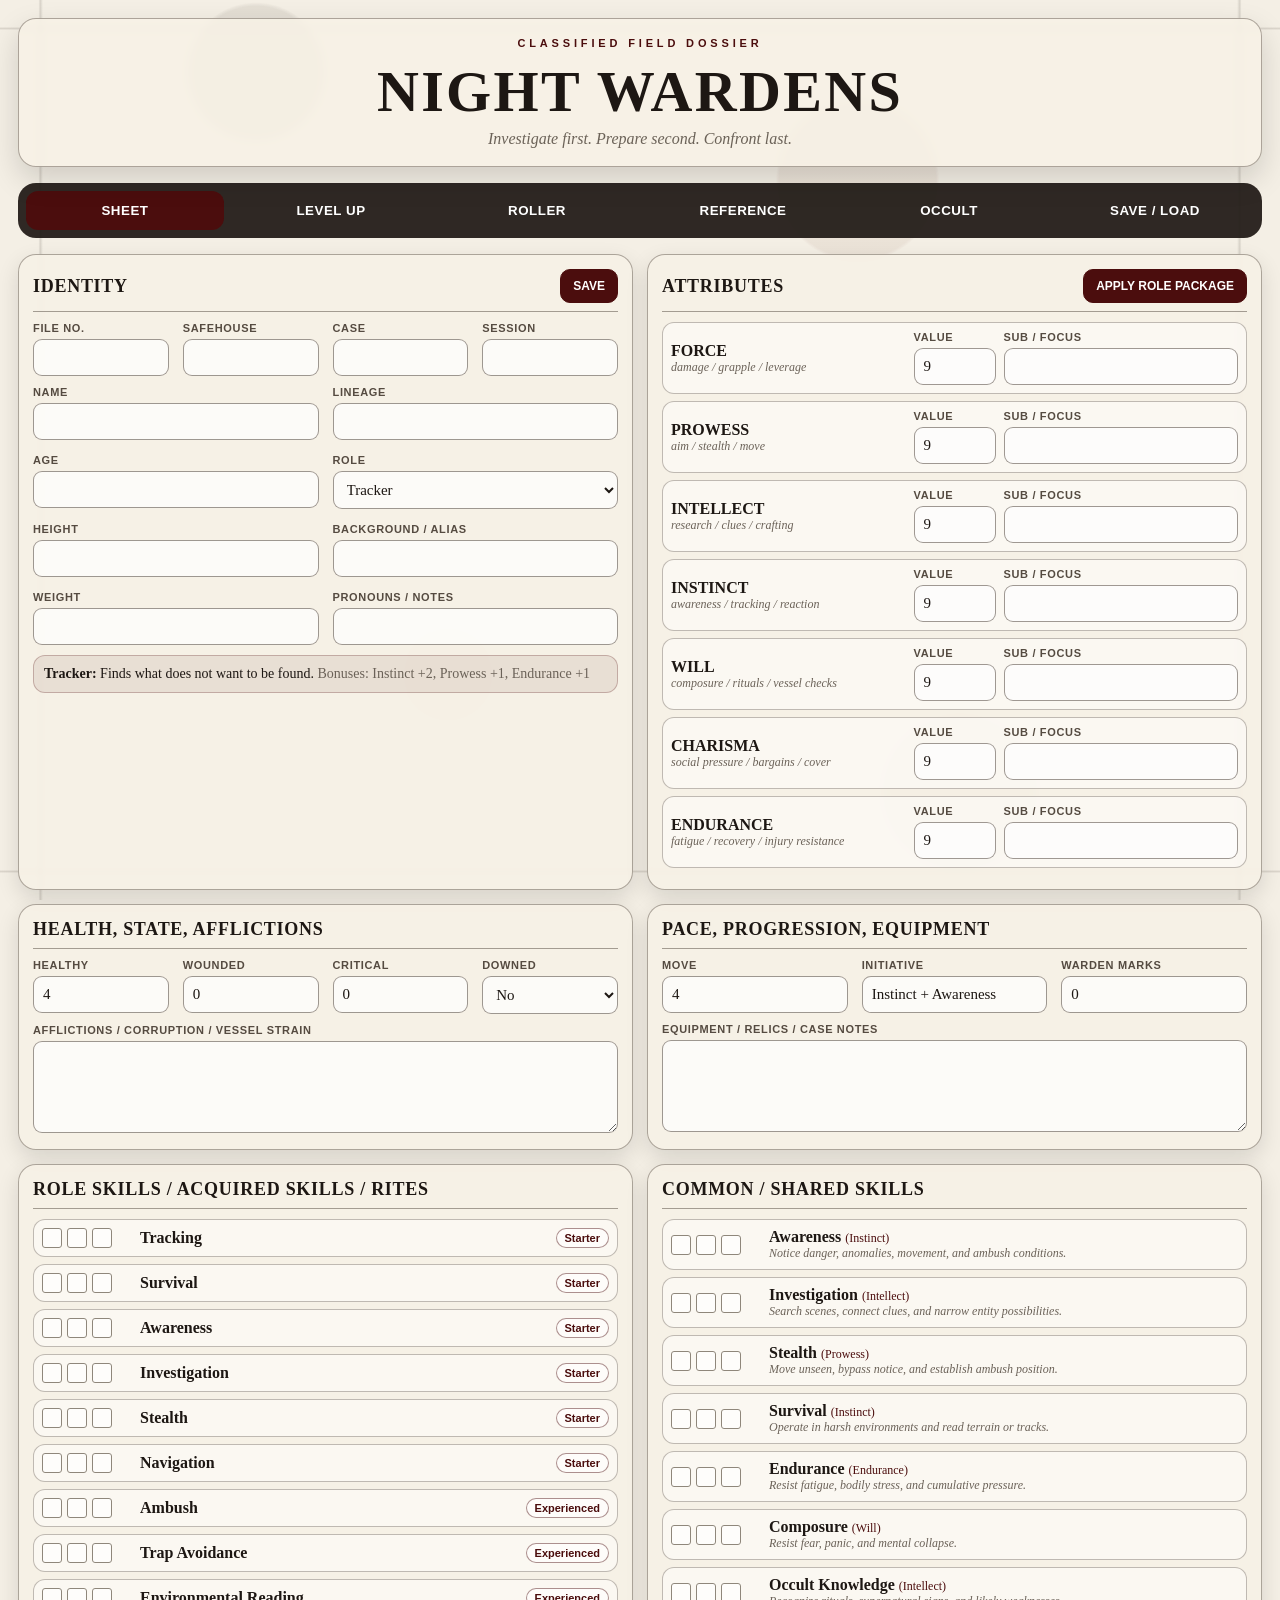
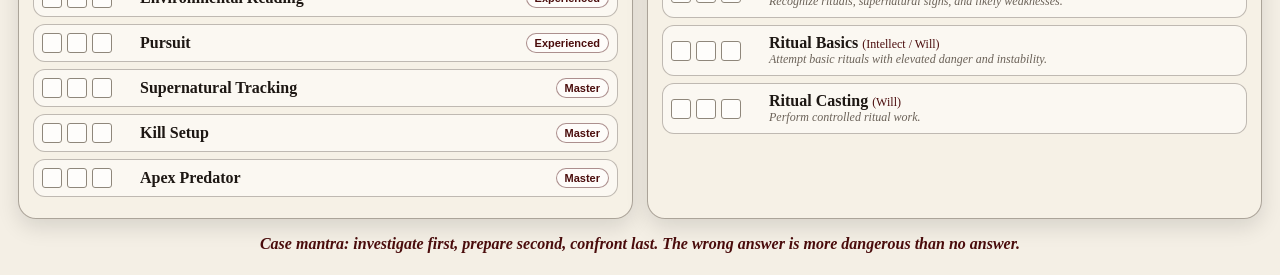
<file: night_wardens_character_app.html>
<!doctype html>
<html lang="en">
<head>
  <meta charset="utf-8" />
  <meta name="viewport" content="width=device-width, initial-scale=1" />
  <title>Night Wardens — Warden Dossier App</title>
  <style>
    :root{
      --paper:#f4efe5; --paper2:#e9dfd2; --ink:#1d1713; --muted:#6b6258;
      --line:#8f877b; --dark:#231c18; --blood:#4b0d0d; --blood2:#7a1d1d;
      --green:#174d2b; --red:#6f1515; --gold:#cfc4ae;
    }
    *{box-sizing:border-box}
    body{
      margin:0; color:var(--ink); font-family: Georgia, 'Times New Roman', serif;
      background: var(--paper);
      min-height:100vh;
    }
    body:before{
      content:""; position:fixed; inset:0; pointer-events:none; opacity:.65;
      background:
        radial-gradient(circle at 20% 8%, rgba(80,70,60,.15) 0 5%, transparent 5.3%),
        radial-gradient(circle at 67% 20%, rgba(130,70,60,.11) 0 7%, transparent 7.3%),
        radial-gradient(circle at 75% 88%, rgba(80,70,60,.11) 0 6%, transparent 6.3%),
        radial-gradient(circle at 35% 75%, rgba(130,70,60,.08) 0 4%, transparent 4.2%),
        linear-gradient(90deg, transparent 3%, rgba(55,45,35,.22) 3.15%, transparent 3.35%, transparent 96.65%, rgba(55,45,35,.22) 96.85%, transparent 97%),
        linear-gradient(0deg, transparent 3%, rgba(55,45,35,.22) 3.15%, transparent 3.35%, transparent 96.65%, rgba(55,45,35,.22) 96.85%, transparent 97%);
    }
    .app{position:relative; max-width:1280px; margin:0 auto; padding:18px}
    header{background:rgba(247,241,230,.86); border:1px solid rgba(80,70,60,.45); border-radius:18px; padding:18px; text-align:center; box-shadow:0 12px 30px rgba(0,0,0,.15); backdrop-filter:blur(3px)}
    header .stamp{font-family:Arial,sans-serif; text-transform:uppercase; letter-spacing:.35em; color:var(--blood); font-weight:800; font-size:11px}
    h1{margin:.15em 0 0; font-size:clamp(34px,6vw,58px); letter-spacing:.04em; text-transform:uppercase}
    header p{margin:.35em 0 0; color:var(--muted); font-style:italic}
    .tabs{display:grid; grid-template-columns:repeat(6,1fr); gap:8px; background:rgba(35,28,24,.94); padding:8px; border-radius:18px; margin:16px 0}
    .tab{border:0; border-radius:12px; padding:12px 8px; color:#fff; background:transparent; cursor:pointer; font-weight:800; text-transform:uppercase; letter-spacing:.04em}
    .tab.active,.tab:hover{background:var(--blood)}
    .grid{display:grid; gap:14px}
    .two{grid-template-columns:repeat(2,minmax(0,1fr))}
    .three{grid-template-columns:repeat(3,minmax(0,1fr))}
    .four{grid-template-columns:repeat(4,minmax(0,1fr))}
    .main2{grid-template-columns: minmax(320px, .78fr) minmax(0,1.22fr)}
    section.card{background:rgba(247,241,230,.9); border:1px solid rgba(80,70,60,.45); border-radius:18px; padding:14px; box-shadow:0 8px 22px rgba(0,0,0,.12); backdrop-filter:blur(2px)}
    section.card h2{margin:0 0 10px; padding-bottom:8px; border-bottom:1px solid rgba(80,70,60,.5); text-transform:uppercase; letter-spacing:.04em; font-size:18px; display:flex; align-items:center; justify-content:space-between; gap:10px}
    label{display:block; font-family:Arial,sans-serif; font-weight:800; text-transform:uppercase; letter-spacing:.06em; font-size:11px; color:#554b41}
    input,select,textarea{width:100%; margin-top:5px; padding:9px; border-radius:9px; border:1px solid rgba(80,70,60,.55); background:rgba(255,255,255,.68); color:var(--ink); font:15px Georgia,serif}
    textarea{min-height:92px; resize:vertical}
    .btn{border:1px solid rgba(80,70,60,.45); background:#fff8; color:var(--ink); border-radius:10px; padding:9px 12px; cursor:pointer; font-weight:800; font-family:Arial,sans-serif; text-transform:uppercase; font-size:12px}
    .btn.primary{background:var(--blood); color:white; border-color:var(--blood)}
    .btn.danger{background:#fff0f0; color:var(--red); border-color:var(--red)}
    .btn:hover{filter:brightness(.95)}
    .row{display:grid; grid-template-columns:1fr 82px 1fr; gap:8px; align-items:center; padding:8px; border:1px solid rgba(80,70,60,.35); border-radius:12px; background:rgba(255,255,255,.45); margin-bottom:7px}
    .row .title{font-weight:900; text-transform:uppercase}.row .use{font-size:12px;color:var(--muted);font-style:italic}
    .rank{display:flex; gap:5px; align-items:center}.box{width:20px;height:20px;border:1px solid var(--line);background:#fff9;border-radius:3px;cursor:pointer;display:inline-block}.box.on{background:var(--blood); box-shadow:inset 0 0 0 3px #fff7}.pill{display:inline-block; border:1px solid rgba(75,13,13,.45); border-radius:999px; padding:3px 8px; font:700 11px Arial; color:var(--blood); background:#fff8; white-space:nowrap}.note{border:1px solid rgba(75,13,13,.25); background:rgba(75,13,13,.08); border-radius:12px; padding:10px; margin-top:10px; font-size:14px}.skillcard{border:1px solid rgba(80,70,60,.4); border-radius:14px; padding:11px; background:rgba(255,255,255,.55); box-shadow:0 3px 9px rgba(0,0,0,.05)}.skillcard h3{margin:0; color:var(--blood); display:flex; justify-content:space-between; gap:10px}.skillcard p{font-size:13px; min-height:38px; color:#554b41}.hidden{display:none!important}.scroll{max-height:650px; overflow:auto; padding-right:6px}.formula{background:var(--dark); color:white; border-radius:14px; padding:14px; text-align:center; font-size:20px; font-weight:900}.refrow{padding:10px; background:rgba(255,255,255,.55); border-radius:10px; margin-bottom:8px; border:1px solid rgba(80,70,60,.25)}.log{border-radius:14px; padding:13px; border:1px solid; margin-bottom:10px}.success{background:rgba(37,120,64,.12); border-color:rgba(37,120,64,.45)}.failure{background:rgba(130,20,20,.12); border-color:rgba(130,20,20,.45)}.badge{float:right; padding:3px 8px; border-radius:999px; background:var(--blood); color:white; font:800 11px Arial}.controls{display:flex; flex-wrap:wrap; gap:8px; align-items:center; justify-content:flex-end}.footerhint{text-align:center; color:var(--blood); font-style:italic; margin:16px 0 4px; font-weight:700}.fileInput{display:none}
    @media(max-width:900px){.tabs{grid-template-columns:repeat(2,1fr)}.two,.three,.four,.main2{grid-template-columns:1fr}.row{grid-template-columns:1fr}.controls{justify-content:flex-start}}
    @media print{body:before,.tabs,.controls,.no-print{display:none!important}.app{max-width:none;padding:0}section.card{break-inside:avoid;box-shadow:none;background:white}}
  </style>
</head>
<body>
<div class="app">
  <header>
    <div class="stamp">Classified Field Dossier</div>
    <h1>Night Wardens</h1>
    <p>Investigate first. Prepare second. Confront last.</p>
  </header>

  <nav class="tabs no-print">
    <button class="tab active" data-tab="sheet">Sheet</button>
    <button class="tab" data-tab="level">Level Up</button>
    <button class="tab" data-tab="roller">Roller</button>
    <button class="tab" data-tab="reference">Reference</button>
    <button class="tab" data-tab="occult">Occult</button>
    <button class="tab" data-tab="data">Save / Load</button>
  </nav>

  <div id="sheet" class="tabpane">
    <div class="grid two">
      <section class="card"><h2>Identity <span class="controls"><button class="btn primary" onclick="saveNow()">Save</button></span></h2>
        <div class="grid four">
          <label>File No.<input id="fileNo"></label><label>Safehouse<input id="safehouse"></label><label>Case<input id="caseName"></label><label>Session<input id="session"></label>
        </div>
        <div class="grid two" style="margin-top:10px">
          <label>Name<input id="name"></label><label>Lineage<input id="lineage"></label><label>Age<input id="age"></label>
          <label>Role<select id="role"></select></label><label>Height<input id="height"></label><label>Background / Alias<input id="background"></label>
          <label>Weight<input id="weight"></label><label>Pronouns / Notes<input id="pronouns"></label>
        </div>
        <div id="roleNote" class="note"></div>
      </section>
      <section class="card"><h2>Attributes <button class="btn primary" onclick="applyRolePackage()">Apply Role Package</button></h2><div id="attributes"></div></section>
      <section class="card"><h2>Health, State, Afflictions</h2>
        <div class="grid four"><label>Healthy<input id="healthHealthy" type="number" min="0" max="9"></label><label>Wounded<input id="healthWounded" type="number" min="0" max="9"></label><label>Critical<input id="healthCritical" type="number" min="0" max="9"></label><label>Downed<select id="healthDowned"><option value="false">No</option><option value="true">Yes</option></select></label></div>
        <label style="margin-top:10px">Afflictions / Corruption / Vessel Strain<textarea id="afflictions"></textarea></label>
      </section>
      <section class="card"><h2>Pace, Progression, Equipment</h2><div class="grid three"><label>Move<input id="move" type="number"></label><label>Initiative<input id="initiative"></label><label>Warden Marks<input id="wardenMarks" type="number"></label></div><label style="margin-top:10px">Equipment / Relics / Case Notes<textarea id="equipment"></textarea></label></section>
      <section class="card"><h2>Role Skills / Acquired Skills / Rites</h2><div id="roleSkills"></div></section>
      <section class="card"><h2>Common / Shared Skills</h2><div id="sharedSkills"></div></section>
    </div>
  </div>

  <div id="level" class="tabpane hidden"><div class="grid main2">
    <section class="card"><h2>Advancement Spend</h2><div id="marksBox" class="formula"></div><div class="refrow"><b>Skill Rank Up:</b> 1 mark</div><div class="refrow"><b>Unlock New Role Skill:</b> 1 mark</div><div class="refrow"><b>Unlock Next Tier:</b> 3 marks</div><div class="refrow"><b>Attribute +1:</b> 4 marks, or 6 marks for stats 12+</div><div class="refrow"><b>Acquired Skill:</b> 2 marks after unlock point</div></section>
    <section class="card"><h2>Embedded Skill Library <input id="skillSearch" placeholder="Search skills..." style="max-width:260px"></h2><div id="skillLibrary" class="scroll grid three"></div></section>
  </div></div>

  <div id="roller" class="tabpane hidden"><div class="grid main2">
    <section class="card"><h2>Roll Builder</h2>
      <div class="grid">
        <label>Dice Mode<select id="diceMode"><option value="3d6">3d6 Core Rulebook</option><option value="2d6">2d6 Quick Reference Variant</option></select></label>
        <label>Attribute<select id="rollAttribute"></select></label>
        <label>Primary Skill<select id="primarySkill"></select></label>
        <div class="grid two"><label>Support Skill 1<select id="support1"></select></label><label>Support Skill 2<select id="support2"></select></label></div>
        <label>Setbacks<input id="setbacks" type="number" value="0" min="0" max="12"></label>
        <button class="btn primary" onclick="makeRoll()" style="font-size:18px;padding:13px">Roll Check</button>
      </div>
    </section>
    <section class="card"><h2>Roll Log <button class="btn" onclick="rollLog=[]; renderRollLog()">Clear</button></h2><div id="rollLog"></div></section>
  </div></div>

  <div id="reference" class="tabpane hidden"><div class="grid two">
    <section class="card"><h2>Core Check</h2><div class="formula">Roll 3d6 ≤ Attribute + up to 2 Skills − Setbacks</div><p>Setbacks represent darkness, fear, injury, chaos, supernatural interference, bad position, or missing tools. Support skills can remove pressure when the fiction supports them.</p><div class="grid two"><div class="refrow"><b>Easy:</b> +2</div><div class="refrow"><b>Standard:</b> +0</div><div class="refrow"><b>Hard:</b> -2</div><div class="refrow"><b>Extreme:</b> -4</div></div></section>
    <section class="card"><h2>Round Flow</h2><div class="refrow"><b>1. Intent:</b> Say what you do, how, and which attribute applies.</div><div class="refrow"><b>2. Roll:</b> Roll only when uncertain and failure matters.</div><div class="refrow"><b>3. React:</b> Target may Dodge, Brace, or Counter once.</div><div class="refrow"><b>4. Damage:</b> Roll damage/effect, then apply state.</div><div class="refrow"><b>5. Update:</b> Injuries, afflictions, hazards, escalation.</div></section>
    <section class="card"><h2>Actions at a Glance</h2><div class="refrow"><b>Major:</b> Attack, full skill use, major inspection, rite, trap setup, treatment.</div><div class="refrow"><b>Minor:</b> Assist, quick search, draw item, reload, mark clue, short exchange.</div><div class="refrow"><b>Move:</b> Reposition, approach, retreat, cross room/zone.</div><div class="refrow"><b>Reaction:</b> Dodge, Brace, Counter, protect ally, trigger prepared action.</div><div class="refrow"><b>Recovery:</b> Stabilize, catch breath, suppress effect.</div></section>
    <section class="card"><h2>Inspections / Investigation</h2><div class="refrow"><b>Ask 3:</b> Method? Approach? Attribute?</div><div class="refrow"><b>Field:</b> Instinct — scene, tracks, disturbances, hidden danger.</div><div class="refrow"><b>Research:</b> Intellect — lore, records, symbols, weaknesses.</div><div class="refrow"><b>Social:</b> Charisma — witnesses, cover identity, pressure, bargains.</div><div class="refrow"><b>Technical:</b> Tinkering/Intellect — EMF, recordings, forensics, devices.</div><div class="note"><b>Full Success:</b> remove 2 possibilities, precise clue, +1 forward. <b>Partial:</b> remove 1. <b>Failure:</b> false lead, danger, time loss, suspicion, escalation.</div></section>
  </div></div>

  <div id="occult" class="tabpane hidden"><div class="grid two">
    <section class="card"><h2>Quick Spell Deck</h2><div id="quickSpells" class="grid"></div></section>
    <section class="card"><h2>Ritual Logic</h2><div class="formula" style="font-size:15px;text-align:left"><b>Quick Spell:</b> 3d6 ≤ Will + Energy Control or Ritual Basics − Setbacks<br><br><b>Structured Rite:</b> 3d6 ≤ Will + Ritual Casting + support skill − Setbacks<br><br><b>Binding / Warding:</b> 3d6 ≤ Will + Binding or Warding − Setbacks</div><div class="refrow"><b>Summoning Frame:</b> Core Components + Catalyst + Anchor + Cost.</div><div class="refrow"><b>Magic Risk:</b> strain, rare materials, exposure, corruption, attention, affliction marks, or loss of control.</div><div class="note"><i>Fast spells buy seconds. Structured rites buy control. Forbidden workings buy answers and then charge interest.</i></div></section>
  </div></div>

  <div id="data" class="tabpane hidden"><div class="grid two">
    <section class="card"><h2>Save Character to Device</h2><p>This app auto-saves in this browser/device. Use the buttons below to make a backup file or load one later.</p><div class="grid"><button class="btn primary" onclick="saveNow()">Save to Browser</button><button class="btn" onclick="downloadCharacter()">Download Character JSON</button><button class="btn" onclick="print()">Print / Save as PDF</button></div></section>
    <section class="card"><h2>Load Character from Device</h2><p>Load a saved <b>.json</b> character file from your phone, tablet, or computer.</p><input class="fileInput" id="loadFile" type="file" accept="application/json,.json"><div class="grid"><button class="btn primary" onclick="document.getElementById('loadFile').click()">Choose Character File</button><button class="btn danger" onclick="resetCharacter()">Reset Blank Character</button></div><label style="margin-top:12px">Raw Character Data<textarea id="rawData" style="min-height:220px"></textarea></label><div class="controls"><button class="btn" onclick="copyRawData()">Copy Raw Data</button><button class="btn primary" onclick="loadRawData()">Load Raw Data</button></div></section>
  </div></div>

  <div class="footerhint">Case mantra: investigate first, prepare second, confront last. The wrong answer is more dangerous than no answer.</div>
</div>
<script>
const ATTRIBUTES = [
  { key:'force', label:'Force', use:'damage / grapple / leverage' },{ key:'prowess', label:'Prowess', use:'aim / stealth / move' },{ key:'intellect', label:'Intellect', use:'research / clues / crafting' },{ key:'instinct', label:'Instinct', use:'awareness / tracking / reaction' },{ key:'will', label:'Will', use:'composure / rituals / vessel checks' },{ key:'charisma', label:'Charisma', use:'social pressure / bargains / cover' },{ key:'endurance', label:'Endurance', use:'fatigue / recovery / injury resistance' }
];
const ROLES = {
  Enforcer:{bonuses:{force:2,prowess:1,will:1},function:'Ends the threat directly.',starter:['Melee Combat','Firearms','Intimidation','Endurance','Close Quarters','Weapon Handling'],experienced:['Combat Flow','Suppression','Armor Breaking','Threat Control'],master:['Execution Strike','Multi-Target Combat','Adrenal Surge']},
  Infiltrator:{bonuses:{prowess:2,instinct:1,charisma:1},function:'Gets in where others cannot.',starter:['Deception','Persuasion','Disguise','Investigation','Stealth','Observation'],experienced:['Deep Cover','Interrogation','Forgery','Social Engineering'],master:['Perfect Impersonation','Psychological Control','Invisible Presence']},
  Lorekeeper:{bonuses:{intellect:2,will:1,instinct:1},function:'Understands what the team is facing.',starter:['Research','Occult Knowledge','Investigation','History','Symbolism','Pattern Study'],experienced:['Ritual Analysis','Weakness Identification','Language Decoding','Archive Retrieval'],master:['True Pattern Sight','Forbidden Lore','Perfect Deduction']},
  Tracker:{bonuses:{instinct:2,prowess:1,endurance:1},function:'Finds what does not want to be found.',starter:['Tracking','Survival','Awareness','Investigation','Stealth','Navigation'],experienced:['Ambush','Trap Avoidance','Environmental Reading','Pursuit'],master:['Supernatural Tracking','Kill Setup','Apex Predator']},
  Survivor:{bonuses:{endurance:2,force:1,will:1},function:'Stays standing when everyone else is breaking.',starter:['Endurance','Resistance','Awareness','Survival','Pain Tolerance','Recovery'],experienced:['Damage Mitigation','Fear Resistance','Adrenal Control','Last Stand'],master:['Death Defiance','Unyielding Body','Crisis Overdrive']},
  Occultist:{bonuses:{will:2,intellect:1,charisma:1},function:'Controls dangerous rituals and bindings.',starter:['Ritual Casting','Occult Knowledge','Investigation','Focus','Sigil Reading','Energy Control'],experienced:['Advanced Rituals','Warding','Binding','Curse Handling'],master:['Forbidden Magic','Entity Binding','Reality Manipulation']},
  Medium:{bonuses:{charisma:2,will:1,instinct:1},function:'Communicates with what others cannot reach.',starter:['Spirit Communication','Insight','Investigation','Occult','Presence Sense','Emotional Reading'],experienced:['Spirit Bargaining','Astral Awareness','Possession Resistance','Energy Reading'],master:['Spirit Command','Veil Manipulation','Forced Manifestation']},
  Tinkerer:{bonuses:{intellect:2,prowess:1,endurance:1},function:'Builds the tools that make impossible hunts survivable.',starter:['Engineering','Crafting','Trap Setting','Forensics','Repair','Improvisation'],experienced:['Advanced Traps','Ammo Crafting','Mechanism Design','Explosive Rigging'],master:['Killbox Systems','Remote Triggers','Anti-Entity Devices']}
};
const SHARED_SKILLS = [
  {name:'Awareness',attr:'Instinct',use:'Notice danger, anomalies, movement, and ambush conditions.'},{name:'Investigation',attr:'Intellect',use:'Search scenes, connect clues, and narrow entity possibilities.'},{name:'Stealth',attr:'Prowess',use:'Move unseen, bypass notice, and establish ambush position.'},{name:'Survival',attr:'Instinct',use:'Operate in harsh environments and read terrain or tracks.'},{name:'Endurance',attr:'Endurance',use:'Resist fatigue, bodily stress, and cumulative pressure.'},{name:'Composure',attr:'Will',use:'Resist fear, panic, and mental collapse.'},{name:'Occult Knowledge',attr:'Intellect',use:'Recognize rituals, supernatural signs, and likely weaknesses.'},{name:'Ritual Basics',attr:'Intellect / Will',use:'Attempt basic rituals with elevated danger and instability.'},{name:'Ritual Casting',attr:'Will',use:'Perform controlled ritual work.'},{name:'Binding',attr:'Will',use:'Restrict, contain, or pin down supernatural entities.'},{name:'Warding',attr:'Will',use:'Create barriers, circles, protections, and thresholds.'},{name:'Melee Combat',attr:'Force',use:'Resolve close violence, control, and finishing pressure.'},{name:'Firearms',attr:'Prowess',use:'Deliver precise ranged attacks and target weaknesses at distance.'},{name:'Tinkering',attr:'Intellect + Prowess',use:'Build traps, modify gear, create anti-entity tools.'},{name:'Presence Sense',attr:'Instinct / Will',use:'Detect or classify supernatural presence.'},{name:'Spirit Communication',attr:'Charisma / Will',use:'Speak to spirits for information, leverage, or release.'},{name:'Insight',attr:'Charisma / Instinct',use:'Read motives, lies, emotional fractures, and hidden pressure.'}
];
const QUICK_SPELLS = [
  {name:'Force Pulse',roll:'Will + Energy Control',cost:'1 strain | Minor',effect:'Push or stagger one target.'},{name:'Veil Snap',roll:'Will + Ritual Basics / Presence Sense',cost:'1 strain | Minor',effect:'Expose hidden spirit, glamour, or sigil.'},{name:'Lantern Spark',roll:'Will + Energy Control',cost:'1 strain | Minor',effect:'Light area; cancel darkness -1.'},{name:'Grave Chill',roll:'Will + Energy Control',cost:'1 strain | Minor',effect:'Slow living or spirit target.'},{name:'Shield Burst',roll:'Will + Energy Control',cost:'1 strain | Minor',effect:'Reduce one incoming damage tier.'},{name:'Ash Mark',roll:'Will + Ritual Basics',cost:'1 strain | Minor',effect:'Tag target for tracking.'},{name:'Static Hex',roll:'Will + Energy Control',cost:'1 strain | Minor',effect:'Jam electronics / audio / focus.'},{name:'Spirit Lash',roll:'Will + Energy Control',cost:'2 strain | Major',effect:'Direct harm to manifested spirit.'}
];
const DEFAULT_CHARACTER = {fileNo:'',safehouse:'',caseName:'',session:'',name:'',lineage:'',age:'',role:'Tracker',height:'',background:'',weight:'',pronouns:'',attributes:Object.fromEntries(ATTRIBUTES.map(a=>[a.key,9])),subfocus:Object.fromEntries(ATTRIBUTES.map(a=>[a.key,''])),health:{healthy:4,wounded:0,critical:0,downed:false},afflictions:'',move:4,initiative:'Instinct + Awareness',wardenMarks:0,skills:{},equipment:''};
let character = loadLocal() || structuredClone(DEFAULT_CHARACTER); let rollLog=[];
function $(id){return document.getElementById(id)} function clamp(n,min,max){return Math.max(min,Math.min(max,Number(n)||0))} function roleSkills(role=character.role){const r=ROLES[role]||ROLES.Tracker;return [...r.starter,...r.experienced,...r.master]} function rankOf(skill){return clamp(character.skills?.[skill]||0,0,3)}
function skillOptions(){return [...new Set([...roleSkills(),...SHARED_SKILLS.map(s=>s.name),...QUICK_SPELLS.map(s=>s.name)])].sort()}
function saveLocal(){localStorage.setItem('night-wardens-character-v2', JSON.stringify(character)); $('rawData').value=JSON.stringify(character,null,2)} function loadLocal(){try{return JSON.parse(localStorage.getItem('night-wardens-character-v2'))}catch{return null}}
function bindBasics(){['fileNo','safehouse','caseName','session','name','lineage','age','height','background','weight','pronouns','afflictions','move','initiative','wardenMarks','equipment'].forEach(id=>{$(id).addEventListener('input',()=>{character[id]=$({caseName:'caseName'}[id]||id).value; if(['move','wardenMarks'].includes(id))character[id]=Number(character[id])||0; saveLocal(); renderMeta();})}); ['healthHealthy','healthWounded','healthCritical','healthDowned'].forEach(id=>$(id).addEventListener('change',()=>{character.health.healthy=Number($('healthHealthy').value)||0; character.health.wounded=Number($('healthWounded').value)||0; character.health.critical=Number($('healthCritical').value)||0; character.health.downed=$('healthDowned').value==='true'; saveLocal()})); $('role').addEventListener('change',()=>{character.role=$('role').value; saveLocal(); renderAll()}); $('skillSearch').addEventListener('input',renderSkillLibrary); $('loadFile').addEventListener('change',loadFile); document.querySelectorAll('.tab').forEach(b=>b.addEventListener('click',()=>showTab(b.dataset.tab)));}
function setVal(id,v){if($(id))$(id).value=v??''}
function syncInputs(){Object.keys(DEFAULT_CHARACTER).forEach(k=>{if(typeof character[k] !== 'object') setVal(k,character[k])}); setVal('role',character.role); setVal('healthHealthy',character.health.healthy); setVal('healthWounded',character.health.wounded); setVal('healthCritical',character.health.critical); setVal('healthDowned',String(!!character.health.downed)); $('rawData').value=JSON.stringify(character,null,2)}
function renderRoleSelect(){ $('role').innerHTML=Object.keys(ROLES).map(r=>`<option value="${r}">${r}</option>`).join('') }
function renderMeta(){const r=ROLES[character.role]||ROLES.Tracker; $('roleNote').innerHTML=`<b>${character.role}:</b> ${r.function} <span style="color:#6b6258">Bonuses: ${Object.entries(r.bonuses).map(([k,v])=>`${ATTRIBUTES.find(a=>a.key===k).label} +${v}`).join(', ')}</span>`; $('marksBox').textContent=`Warden Marks: ${character.wardenMarks||0}`; renderRollSelects();}
function rankBoxes(skill){return `<span class="rank" data-skill="${skill}">${[1,2,3].map(n=>`<span class="box ${rankOf(skill)>=n?'on':''}" onclick="setRank('${escapeJS(skill)}',${rankOf(skill)===n?n-1:n})"></span>`).join('')}</span>`}
function escapeJS(s){return String(s).replaceAll('\\','\\\\').replaceAll("'","\\'")}
function setRank(skill,val){character.skills[skill]=clamp(val,0,3); saveLocal(); renderAll(false)}
function renderAttributes(){ $('attributes').innerHTML=ATTRIBUTES.map(a=>`<div class="row"><div><div class="title">${a.label}</div><div class="use">${a.use}</div></div><label>Value<input type="number" value="${character.attributes[a.key]||0}" onchange="character.attributes['${a.key}']=Number(this.value)||0; saveLocal(); renderMeta()"></label><label>Sub / Focus<input value="${character.subfocus[a.key]||''}" onchange="character.subfocus['${a.key}']=this.value; saveLocal()"></label></div>`).join('') }
function renderRoleSkills(){const r=ROLES[character.role]||ROLES.Tracker; $('roleSkills').innerHTML=roleSkills().map(s=>`<div class="row" style="grid-template-columns:90px 1fr auto"><div>${rankBoxes(s)}</div><b>${s}</b><span class="pill">${r.starter.includes(s)?'Starter':r.experienced.includes(s)?'Experienced':'Master'}</span></div>`).join('')}
function renderSharedSkills(){ $('sharedSkills').innerHTML=SHARED_SKILLS.slice(0,9).map(s=>`<div class="row" style="grid-template-columns:90px 1fr"><div>${rankBoxes(s.name)}</div><div><b>${s.name}</b> <span style="color:var(--blood);font-size:12px">(${s.attr})</span><div class="use">${s.use}</div></div></div>`).join('') }
function renderSkillLibrary(){const q=($('skillSearch').value||'').toLowerCase(); const r=ROLES[character.role]||ROLES.Tracker; const list=skillOptions().filter(s=>s.toLowerCase().includes(q)); $('skillLibrary').innerHTML=list.map(skill=>{const shared=SHARED_SKILLS.find(s=>s.name===skill), spell=QUICK_SPELLS.find(s=>s.name===skill); const tier=r.starter.includes(skill)?'Starter':r.experienced.includes(skill)?'Experienced':r.master.includes(skill)?'Master':spell?'Quick Spell':'Shared'; return `<div class="skillcard"><h3>${skill}<span class="pill">${tier}</span></h3><p>${shared?.use||spell?.effect||'Role skill. Define exact use from role context and table fiction.'}</p><div style="display:flex;justify-content:space-between;align-items:center">${rankBoxes(skill)}<small>${shared?.attr||spell?.roll||character.role}</small></div></div>`}).join('') }
function renderQuickSpells(){ $('quickSpells').innerHTML=QUICK_SPELLS.map(spell=>`<div class="skillcard"><h3>${spell.name}<span class="pill">${spell.cost}</span></h3><p><b>Roll:</b> ${spell.roll}<br><b>Effect:</b> ${spell.effect}</p>${rankBoxes(spell.name)}</div>`).join('') }
function renderRollSelects(){const attr=$('rollAttribute'); attr.innerHTML=ATTRIBUTES.map(a=>`<option value="${a.key}">${a.label} (${character.attributes[a.key]||0})</option>`).join(''); const skills=skillOptions(); ['primarySkill','support1','support2'].forEach((id,i)=>{$(id).innerHTML=(i?'<option value="none">None</option>':'')+skills.map(s=>`<option value="${s}">${s} r${rankOf(s)}</option>`).join('')}); if(!$('rollAttribute').value)$('rollAttribute').value='instinct'; if(!$('primarySkill').value)$('primarySkill').value='Awareness'}
function renderAll(sync=true){renderRoleSelect(); if(sync) syncInputs(); renderMeta(); renderAttributes(); renderRoleSkills(); renderSharedSkills(); renderSkillLibrary(); renderQuickSpells(); renderRollSelects(); renderRollLog()}
function showTab(tab){document.querySelectorAll('.tab').forEach(b=>b.classList.toggle('active', b.dataset.tab===tab)); document.querySelectorAll('.tabpane').forEach(p=>p.classList.toggle('hidden', p.id!==tab)); if(tab==='data')$('rawData').value=JSON.stringify(character,null,2)}
function applyRolePackage(){character.attributes=Object.fromEntries(ATTRIBUTES.map(a=>[a.key,9])); Object.entries((ROLES[character.role]||ROLES.Tracker).bonuses).forEach(([k,v])=>character.attributes[k]+=v); (ROLES[character.role]||ROLES.Tracker).starter.forEach(s=>character.skills[s]=Math.max(character.skills[s]||0,1)); saveLocal(); renderAll()}
function saveNow(){saveLocal(); alert('Character saved to this browser/device.')} function downloadCharacter(){saveLocal(); const blob=new Blob([JSON.stringify(character,null,2)],{type:'application/json'}); const a=document.createElement('a'); a.href=URL.createObjectURL(blob); a.download=(character.name||'night_wardens_character').replace(/[^a-z0-9_-]+/gi,'_')+'.json'; a.click(); URL.revokeObjectURL(a.href)}
function loadFile(e){const f=e.target.files[0]; if(!f)return; const reader=new FileReader(); reader.onload=()=>{try{character={...structuredClone(DEFAULT_CHARACTER),...JSON.parse(reader.result)}; saveLocal(); renderAll(); alert('Character loaded.')}catch(err){alert('Could not load JSON file.')}}; reader.readAsText(f)}
function copyRawData(){navigator.clipboard?.writeText($('rawData').value); alert('Raw data copied.')} function loadRawData(){try{character={...structuredClone(DEFAULT_CHARACTER),...JSON.parse($('rawData').value)}; saveLocal(); renderAll(); alert('Raw character data loaded.')}catch(e){alert('Invalid JSON.')}} function resetCharacter(){if(confirm('Reset this character on this device?')){character=structuredClone(DEFAULT_CHARACTER); saveLocal(); renderAll()}}
function makeRoll(){const count=$('diceMode').value==='2d6'?2:3; const dice=Array.from({length:count},()=>Math.floor(Math.random()*6)+1); const total=dice.reduce((a,b)=>a+b,0); const attrKey=$('rollAttribute').value||'instinct'; const primary=$('primarySkill').value||'Awareness'; const s1=$('support1').value, s2=$('support2').value; const supportOffset=Math.min(2,(s1&&s1!=='none'&&rankOf(s1)>0?1:0)+(s2&&s2!=='none'&&rankOf(s2)>0?1:0)); const target=(Number(character.attributes[attrKey])||0)+rankOf(primary)-Math.max(0,(Number($('setbacks').value)||0)-supportOffset); const success=total<=target; rollLog.unshift({time:new Date().toLocaleTimeString(),dice,total,target,success,label:`${ATTRIBUTES.find(a=>a.key===attrKey).label} + ${primary}`,detail:`Attr ${character.attributes[attrKey]} + skill ${rankOf(primary)} - setbacks ${$('setbacks').value} + support offset ${supportOffset}`,mode:$('diceMode').value,margin:target-total}); rollLog=rollLog.slice(0,12); renderRollLog()}
function renderRollLog(){const el=$('rollLog'); if(!el)return; el.innerHTML=rollLog.length?rollLog.map(r=>`<div class="log ${r.success?'success':'failure'}"><span class="badge">${r.success?'SUCCESS':'FAILURE'}</span><b>${r.label}</b><div>Rolled <b>${r.dice.join(' + ')} = ${r.total}</b> vs target <b>${r.target}</b> (${r.mode})</div><small>${r.detail} | Margin ${r.margin} | ${r.time}</small></div>`).join(''):'<div class="refrow" style="text-align:center;padding:30px">No rolls yet.</div>'}
window.addEventListener('DOMContentLoaded',()=>{bindBasics(); renderAll(); saveLocal()});
</script>
</body>
</html>
</file>
